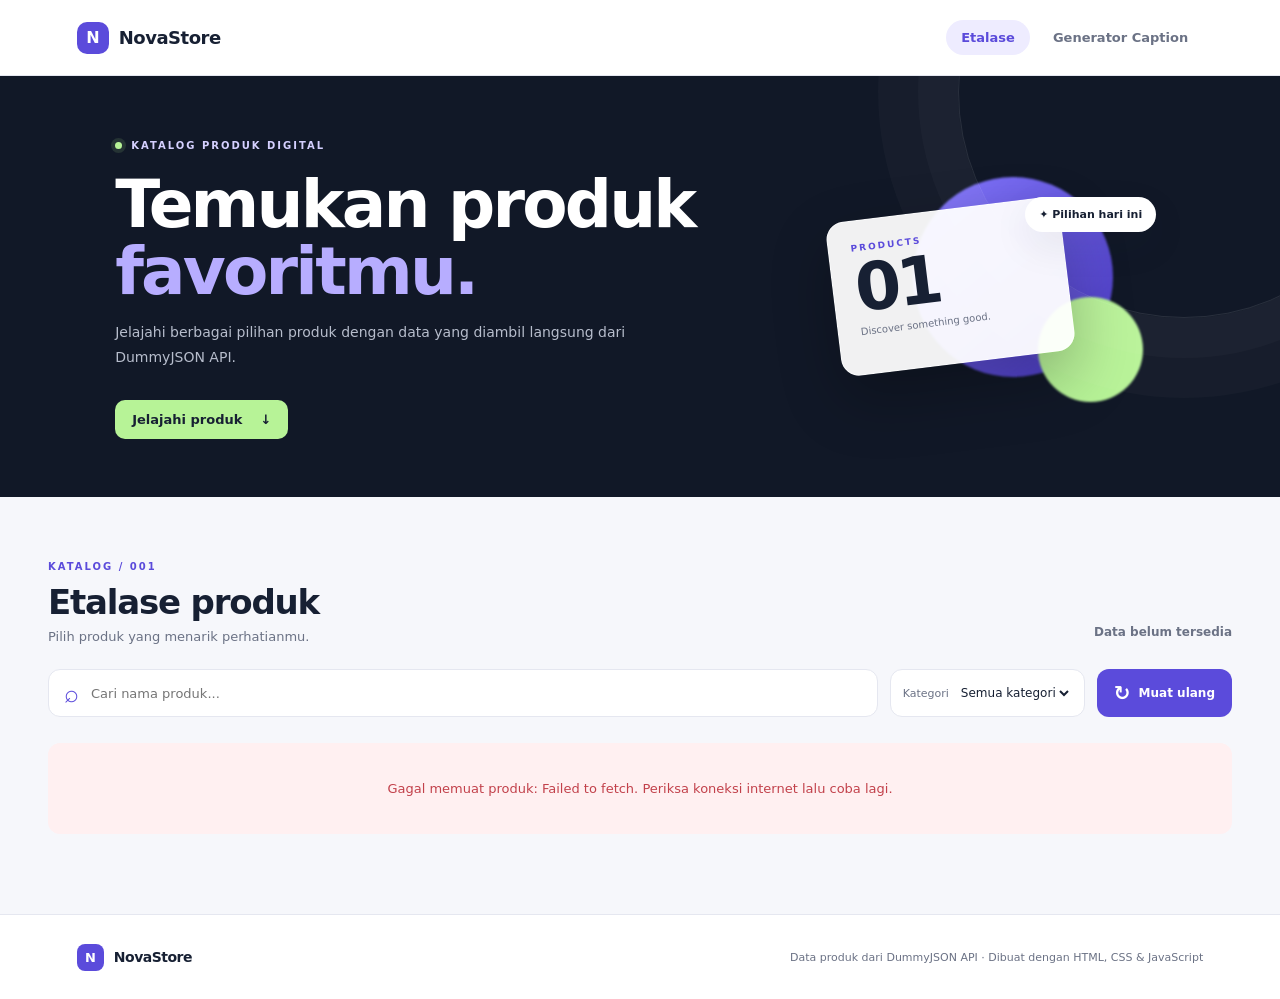
<file: index.html>
<!DOCTYPE html>
<html lang="id">
<head>
  <meta charset="UTF-8">
  <meta name="viewport" content="width=device-width, initial-scale=1.0">
  <meta name="theme-color" content="#111827">
  <title>NovaStore — Etalase Produk</title>
  <link rel="stylesheet" href="public/css/index.css">
</head>
<body>
  <nav class="navbar">
    <a class="brand" href="index.html"><span class="brand-mark">N</span> NovaStore</a>
    <div class="nav-links">
      <a href="index.html" aria-current="page">Etalase</a>
      <a href="form.html">Generator Caption</a>
    </div>
  </nav>

  <header class="hero">
    <div class="hero-content">
      <span class="eyebrow"><span class="live-dot"></span> KATALOG PRODUK DIGITAL</span>
      <h1>Temukan produk<br><span>favoritmu.</span></h1>
      <p>Jelajahi berbagai pilihan produk dengan data yang diambil langsung dari DummyJSON API.</p>
      <a class="hero-link" href="#etalase">Jelajahi produk <span aria-hidden="true">↓</span></a>
    </div>
    <div class="hero-art" aria-hidden="true">
      <div class="orb orb-one"></div>
      <div class="orb orb-two"></div>
      <div class="hero-card">
        <span>PRODUCTS</span>
        <strong>01</strong>
        <small>Discover something good.</small>
      </div>
      <div class="floating-chip">✦ Pilihan hari ini</div>
    </div>
  </header>

  <main id="etalase" class="page-main">
    <section class="section-heading">
      <div>
        <span class="section-kicker">KATALOG / 001</span>
        <h2>Etalase produk</h2>
        <p>Pilih produk yang menarik perhatianmu.</p>
      </div>
      <div class="result-count" id="resultCount">Memuat produk...</div>
    </section>

    <section class="toolbar" aria-label="Pencarian dan filter produk">
      <label class="search-box">
        <span aria-hidden="true">⌕</span>
        <input type="search" id="searchInput"
          placeholder="Cari nama produk..."
          aria-label="Cari nama produk">
      </label>

      <label class="select-box">
        <span>Kategori</span>
        <select id="categorySelect" aria-label="Filter kategori">
          <option value="">Semua kategori</option>
        </select>
      </label>

      <button type="button" id="reloadButton" class="reload-button">
        <span class="reload-icon" aria-hidden="true">↻</span>
        Muat ulang
      </button>
    </section>

    <div id="status" class="status" role="status" aria-live="polite">
      Menyiapkan katalog produk...
    </div>

    <section class="grid" id="productGrid" aria-label="Daftar produk"></section>
  </main>

  <footer>
    <a class="brand footer-brand" href="index.html">
      <span class="brand-mark">N</span> NovaStore
    </a>
    <span>Data produk dari DummyJSON API · Dibuat dengan HTML, CSS & JavaScript</span>
  </footer>

  <script src="public/js/index.js"></script>
</body>
</html>
</file>
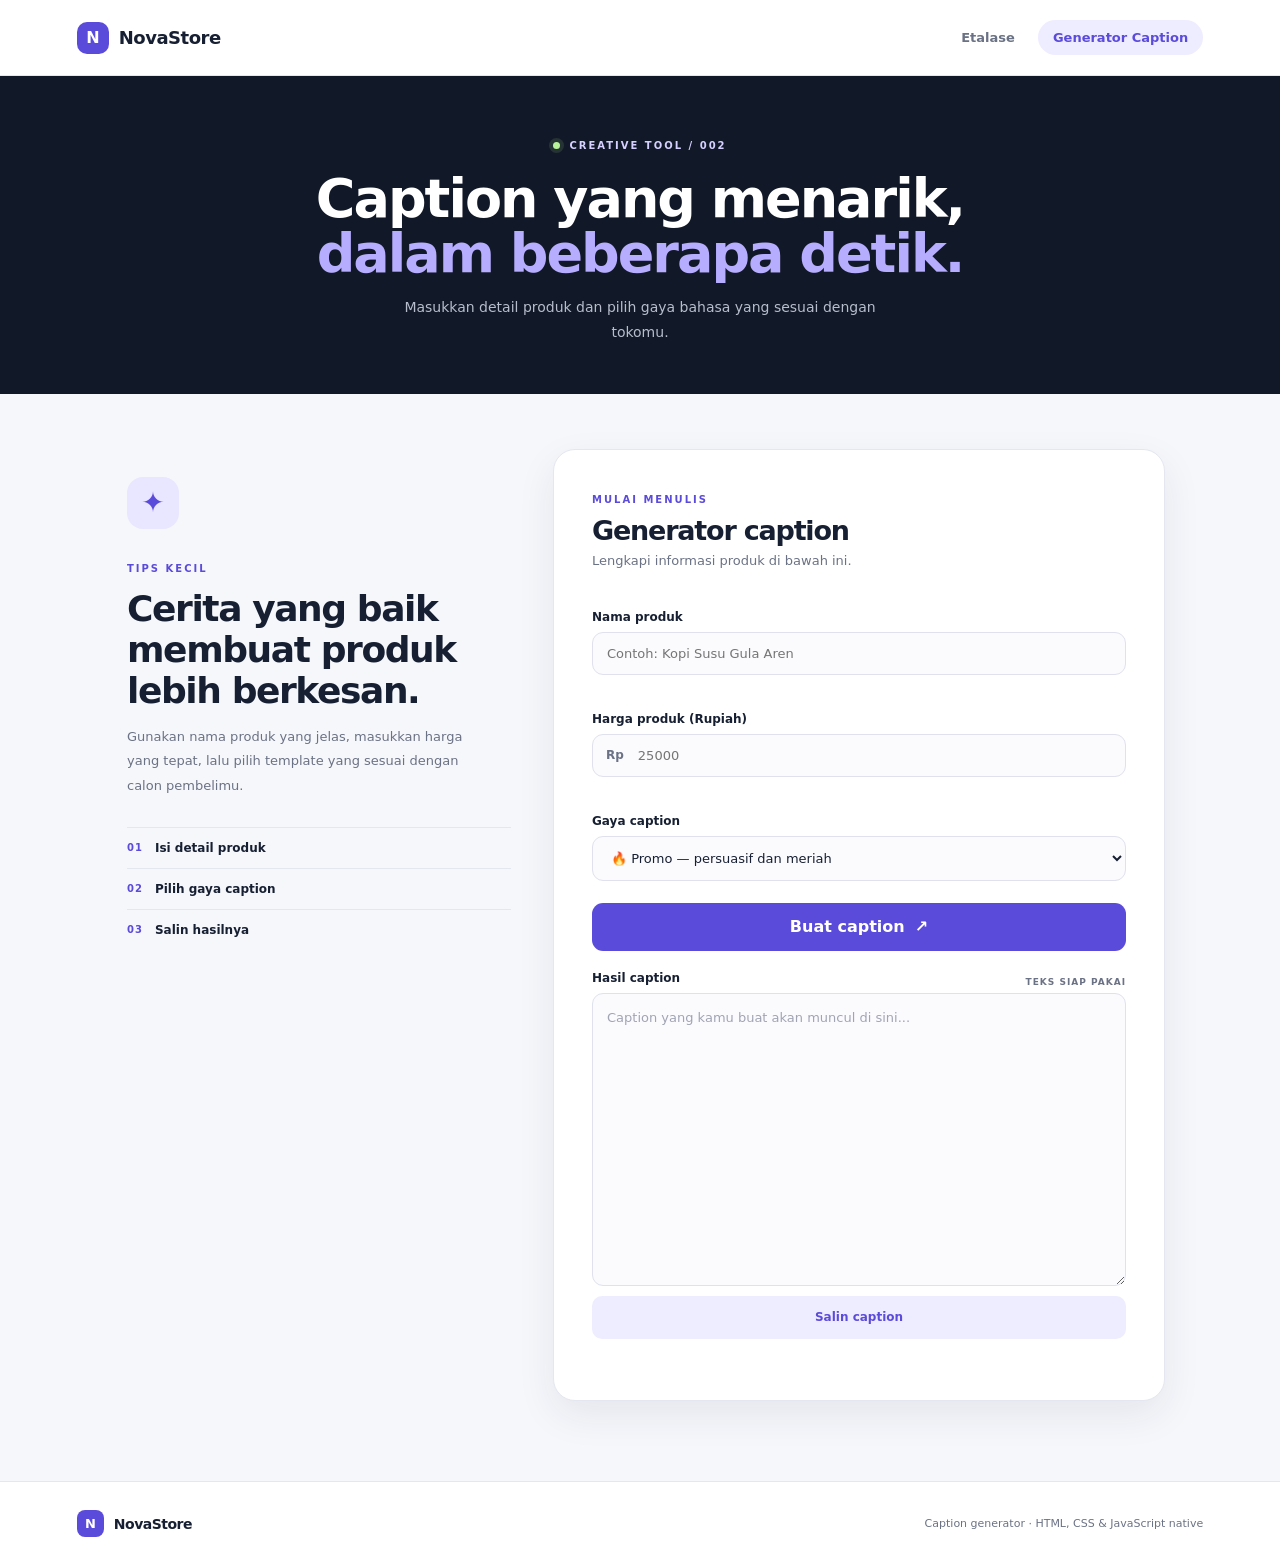
<file: form.html>
<!DOCTYPE html>
<html lang="id">
<head>
  <meta charset="UTF-8">
  <meta name="viewport" content="width=device-width, initial-scale=1.0">
  <meta name="theme-color" content="#111827">
  <title>Generator Caption — NovaStore</title>
  <link rel="stylesheet" href="public/css/index.css">
  <link rel="stylesheet" href="public/css/form.css">
</head>
<body>
  <nav class="navbar">
    <a class="brand" href="index.html"><span class="brand-mark">N</span> NovaStore</a>
    <div class="nav-links">
      <a href="index.html">Etalase</a>
      <a href="form.html" aria-current="page">Generator Caption</a>
    </div>
  </nav>

  <header class="page-hero">
    <span class="eyebrow"><span class="live-dot"></span> CREATIVE TOOL / 002</span>
    <h1>Caption yang menarik,<br><span>dalam beberapa detik.</span></h1>
    <p>Masukkan detail produk dan pilih gaya bahasa yang sesuai dengan tokomu.</p>
  </header>

  <main class="form-layout">
    <aside class="form-aside">
      <div class="aside-icon">✦</div>
      <span class="section-kicker">TIPS KECIL</span>
      <h2>Cerita yang baik membuat produk lebih berkesan.</h2>
      <p>Gunakan nama produk yang jelas, masukkan harga yang tepat, lalu pilih template yang sesuai dengan calon pembelimu.</p>

      <div class="tip-line"><span>01</span> Isi detail produk</div>
      <div class="tip-line"><span>02</span> Pilih gaya caption</div>
      <div class="tip-line"><span>03</span> Salin hasilnya</div>
    </aside>

    <form id="form" class="caption-form" novalidate>
      <div class="form-title">
        <span class="section-kicker">MULAI MENULIS</span>
        <h2>Generator caption</h2>
        <p>Lengkapi informasi produk di bawah ini.</p>
      </div>

      <label for="nama">Nama produk</label>
      <input type="text" id="nama"
        placeholder="Contoh: Kopi Susu Gula Aren"
        aria-describedby="nama-error">
      <small class="error" id="nama-error" aria-live="polite"></small>

      <label for="harga">Harga produk (Rupiah)</label>
      <div class="price-input">
        <span>Rp</span>
        <input type="number" id="harga" placeholder="25000"
          min="1000" aria-describedby="harga-error">
      </div>
      <small class="error" id="harga-error" aria-live="polite"></small>

      <label for="template">Gaya caption</label>
      <select id="template">
        <option value="promo">🔥 Promo — persuasif dan meriah</option>
        <option value="santai">✨ Santai — akrab dan kasual</option>
        <option value="formal">✦ Formal — profesional</option>
      </select>

      <button type="submit" class="generate-button">
        Buat caption <span aria-hidden="true">↗</span>
      </button>

      <div class="output-heading">
        <label for="caption">Hasil caption</label>
        <span>TEKS SIAP PAKAI</span>
      </div>

      <textarea id="caption" rows="12" readonly
        placeholder="Caption yang kamu buat akan muncul di sini..."></textarea>

      <button type="button" id="copyButton" class="copy-button">
        Salin caption
      </button>

      <p id="copyStatus" class="copy-status" aria-live="polite"></p>
    </form>
  </main>

  <footer>
    <a class="brand footer-brand" href="index.html">
      <span class="brand-mark">N</span> NovaStore
    </a>
    <span>Caption generator · HTML, CSS & JavaScript native</span>
  </footer>

  <script src="public/js/form.js"></script>
</body>
</html>
</file>
<file: public/css/index.css>
:root {
  --bg: #f6f7fb;
  --surface: #ffffff;
  --ink: #172033;
  --muted: #6b7285;
  --line: #e5e7f0;
  --primary: #5b4bdb;
  --primary-dark: #4434bd;
  --accent: #b7f397;
  --navy: #111827;
  --radius: 20px;
  --shadow: 0 14px 38px rgba(28, 35, 67, .08);
}

* {
  box-sizing: border-box;
}

html {
  scroll-behavior: smooth;
}

body {
  margin: 0;
  background: var(--bg);
  color: var(--ink);
  font-family: Inter, ui-sans-serif, system-ui, -apple-system,
    "Segoe UI", sans-serif;
}

a {
  color: inherit;
}

.navbar {
  min-height: 76px;
  padding: 0 clamp(20px, 6vw, 90px);
  display: flex;
  align-items: center;
  justify-content: space-between;
  gap: 20px;
  background: rgba(255, 255, 255, .92);
  border-bottom: 1px solid var(--line);
  position: sticky;
  top: 0;
  z-index: 10;
  backdrop-filter: blur(14px);
}

.brand {
  display: inline-flex;
  align-items: center;
  gap: 10px;
  text-decoration: none;
  font-weight: 800;
  letter-spacing: -.5px;
  font-size: 18px;
}

.brand-mark {
  width: 32px;
  height: 32px;
  display: inline-grid;
  place-items: center;
  border-radius: 10px;
  background: var(--primary);
  color: white;
  font-size: 16px;
}

.nav-links {
  display: flex;
  align-items: center;
  gap: 8px;
}

.nav-links a {
  text-decoration: none;
  color: var(--muted);
  padding: 10px 15px;
  border-radius: 999px;
  font-size: 13px;
  font-weight: 650;
  transition: background .2s, color .2s;
}

.nav-links a:hover,
.nav-links a[aria-current="page"] {
  background: #eeecff;
  color: var(--primary);
}

/* Hero halaman etalase */
.hero {
  min-height: 370px;
  padding: 58px clamp(24px, 9vw, 130px);
  background: var(--navy);
  color: white;
  display: grid;
  grid-template-columns: 1.15fr .85fr;
  align-items: center;
  gap: 40px;
  overflow: hidden;
  position: relative;
}

.hero::after {
  content: "";
  position: absolute;
  width: 450px;
  height: 450px;
  border: 1px solid rgba(255, 255, 255, .1);
  border-radius: 50%;
  right: -130px;
  top: -210px;
  box-shadow:
    0 0 0 40px rgba(255, 255, 255, .025),
    0 0 0 80px rgba(255, 255, 255, .025);
}

.eyebrow,
.section-kicker {
  font-size: 10px;
  letter-spacing: 2px;
  font-weight: 800;
  text-transform: uppercase;
}

.eyebrow {
  color: #d5d0ff;
  display: inline-flex;
  align-items: center;
  gap: 9px;
}

.live-dot {
  display: inline-block;
  width: 7px;
  height: 7px;
  border-radius: 50%;
  background: var(--accent);
  box-shadow: 0 0 0 4px rgba(183, 243, 151, .12);
}

.hero h1,
.page-hero h1 {
  margin: 18px 0 14px;
  font-size: clamp(38px, 5.5vw, 66px);
  line-height: 1.02;
  letter-spacing: -2.8px;
}

.hero h1 span,
.page-hero h1 span {
  color: #b7adff;
}

.hero p,
.page-hero p {
  max-width: 520px;
  color: #b7bdcc;
  line-height: 1.8;
  font-size: 14px;
}

.hero-link {
  margin-top: 16px;
  display: inline-flex;
  align-items: center;
  gap: 18px;
  text-decoration: none;
  background: var(--accent);
  color: #172033;
  padding: 12px 17px;
  border-radius: 10px;
  font-size: 13px;
  font-weight: 800;
  transition: transform .2s;
}

.hero-link:hover {
  transform: translateY(-3px);
}

/* Ilustrasi dekoratif */
.hero-art {
  height: 230px;
  position: relative;
  display: grid;
  place-items: center;
}

.orb {
  position: absolute;
  border-radius: 50%;
  filter: blur(1px);
}

.orb-one {
  width: 200px;
  height: 200px;
  background: linear-gradient(140deg, #8478ff, #4535bb);
  right: 12%;
  top: 5px;
}

.orb-two {
  width: 105px;
  height: 105px;
  background: var(--accent);
  right: 5%;
  bottom: 0;
}

.hero-card {
  z-index: 1;
  width: 235px;
  min-height: 155px;
  padding: 22px;
  background: rgba(255, 255, 255, .94);
  color: var(--ink);
  border: 1px solid rgba(255, 255, 255, .6);
  border-radius: 18px;
  box-shadow: 0 25px 60px rgba(0, 0, 0, .25);
  transform: rotate(-7deg);
  display: flex;
  flex-direction: column;
}

.hero-card span {
  font-size: 9px;
  letter-spacing: 2px;
  color: var(--primary);
  font-weight: 800;
}

.hero-card strong {
  font-size: 66px;
  line-height: 1.1;
  letter-spacing: -4px;
}

.hero-card small {
  color: var(--muted);
  font-size: 10px;
}

.floating-chip {
  z-index: 2;
  position: absolute;
  right: 2%;
  top: 25px;
  padding: 11px 14px;
  border-radius: 999px;
  background: white;
  color: var(--ink);
  font-size: 11px;
  font-weight: 750;
  box-shadow: var(--shadow);
}

/* Bagian katalog */
.page-main {
  max-width: 1240px;
  margin: 0 auto;
  padding: 58px 28px 80px;
}

.section-heading {
  display: flex;
  align-items: end;
  justify-content: space-between;
  gap: 20px;
  margin-bottom: 25px;
}

.section-kicker {
  color: var(--primary);
}

.section-heading h2,
.form-title h2 {
  margin: 8px 0 7px;
  font-size: clamp(26px, 3vw, 34px);
  letter-spacing: -1.2px;
}

.section-heading p,
.form-title p {
  margin: 0;
  color: var(--muted);
  font-size: 13px;
}

.result-count {
  font-size: 12px;
  font-weight: 700;
  color: var(--muted);
  padding-bottom: 5px;
}

/* Pencarian dan kategori */
.toolbar {
  display: flex;
  gap: 12px;
  align-items: center;
  margin-bottom: 26px;
}

.search-box,
.select-box {
  display: flex;
  align-items: center;
  background: var(--surface);
  border: 1px solid var(--line);
  border-radius: 12px;
  min-height: 48px;
}

.search-box {
  flex: 1;
  gap: 10px;
  padding: 0 15px;
}

.search-box > span {
  font-size: 25px;
  color: var(--primary);
}

.search-box input {
  border: 0;
  outline: 0;
  width: 100%;
  background: transparent;
  color: var(--ink);
  font: inherit;
  font-size: 13px;
}

.select-box {
  padding: 0 12px;
  gap: 8px;
}

.select-box span {
  color: var(--muted);
  font-size: 11px;
}

.select-box select {
  border: 0;
  outline: 0;
  background: transparent;
  color: var(--ink);
  padding: 10px 0;
  font: inherit;
  font-size: 12px;
  max-width: 170px;
}

/* Tombol muat ulang */
.reload-button,
.generate-button,
.copy-button {
  border: 0;
  cursor: pointer;
  font: inherit;
  font-weight: 750;
  transition: transform .2s, background .2s;
}

.reload-button {
  min-height: 48px;
  border-radius: 12px;
  padding: 0 17px;
  background: var(--primary);
  color: white;
  font-size: 12px;
  display: flex;
  align-items: center;
  gap: 8px;
}

.reload-button:hover,
.generate-button:hover {
  background: var(--primary-dark);
  transform: translateY(-2px);
}

.reload-button:disabled {
  opacity: .7;
  cursor: wait;
}

.reload-icon {
  font-size: 20px;
  line-height: 1;
}

.reload-button.is-loading .reload-icon {
  animation: spin .8s linear infinite;
}

/* Status pemuatan API */
.status {
  text-align: center;
  padding: 38px 16px;
  color: var(--muted);
  font-size: 13px;
}

.status.error {
  color: #c2414b;
  background: #fff0f1;
  border-radius: 12px;
}

/* Grid dan kartu produk */
.grid {
  display: grid;
  grid-template-columns: repeat(4, minmax(0, 1fr));
  gap: 20px;
}

.card {
  min-width: 0;
  position: relative;
  overflow: hidden;
  display: flex;
  flex-direction: column;
  background: var(--surface);
  border: 1px solid var(--line);
  border-radius: 17px;
  box-shadow: 0 4px 15px rgba(28, 35, 67, .025);
  transition: transform .25s, box-shadow .25s, border-color .25s;
  animation: cardEnter .5s both;
}

.card:hover {
  transform: translateY(-6px);
  box-shadow: var(--shadow);
  border-color: #c9c2ff;
}

.thumb-wrap {
  height: 220px;
  display: grid;
  place-items: center;
  padding: 18px;
  background: linear-gradient(145deg, #f8f8ff, #f0efff);
  overflow: hidden;
}

.card img {
  width: 100%;
  height: 100%;
  object-fit: contain;
  display: block;
  transition: transform .45s ease, opacity .3s;
}

.card:hover img {
  transform: scale(1.06);
}

.card img.image-loading {
  opacity: 0;
}

.stock-badge {
  position: absolute;
  top: 12px;
  left: 12px;
  z-index: 1;
  border-radius: 999px;
  padding: 6px 9px;
  background: #e9f9e4;
  color: #2b772f;
  font-size: 9px;
  font-weight: 800;
}

.stock-badge.low {
  background: #fff0d8;
  color: #a85c08;
}

.card .body {
  display: flex;
  flex-direction: column;
  flex: 1;
  padding: 16px;
}

.card .category {
  color: var(--primary);
  text-transform: uppercase;
  letter-spacing: 1.4px;
  font-size: 9px;
  font-weight: 850;
  margin-bottom: 8px;
}

.card h3 {
  font-size: 15px;
  line-height: 1.4;
  margin: 0 0 7px;
  letter-spacing: -.25px;
}

.card .meta {
  color: var(--muted);
  font-size: 11px;
  margin-bottom: 16px;
}

.footer-row {
  margin-top: auto;
  padding-top: 13px;
  border-top: 1px solid var(--line);
  display: flex;
  justify-content: space-between;
  align-items: start;
  gap: 8px;
}

.price-tag {
  font-size: 16px;
  font-weight: 850;
  letter-spacing: -.4px;
}

.price-tag .discount {
  display: block;
  color: #c04466;
  font-size: 10px;
  font-weight: 650;
  letter-spacing: 0;
  margin-top: 4px;
}

.rating {
  white-space: nowrap;
  background: #fff7dc;
  color: #8a6413;
  border-radius: 7px;
  padding: 5px 7px;
  font-size: 11px;
  font-weight: 800;
}

.empty-state {
  grid-column: 1 / -1;
  text-align: center;
  padding: 45px 20px;
  color: var(--muted);
  background: white;
  border: 1px dashed #cfd2e0;
  border-radius: 16px;
}

/* Footer */
footer {
  min-height: 85px;
  padding: 22px clamp(20px, 6vw, 90px);
  background: white;
  border-top: 1px solid var(--line);
  display: flex;
  align-items: center;
  justify-content: space-between;
  gap: 20px;
}

.footer-brand {
  font-size: 14px;
}

.footer-brand .brand-mark {
  width: 27px;
  height: 27px;
  border-radius: 8px;
  font-size: 13px;
}

footer > span {
  color: var(--muted);
  font-size: 11px;
  text-align: right;
}

/* Hero halaman caption */
.page-hero {
  padding: 58px 24px 48px;
  text-align: center;
  background: var(--navy);
  color: white;
}

.page-hero h1 {
  font-size: clamp(34px, 5vw, 54px);
  letter-spacing: -2px;
}

.page-hero p {
  margin: 0 auto;
}

/* Animasi */
@keyframes spin {
  to {
    transform: rotate(360deg);
  }
}

@keyframes cardEnter {
  from {
    opacity: 0;
    transform: translateY(16px) scale(.985);
  }
  to {
    opacity: 1;
    transform: translateY(0) scale(1);
  }
}

/* Tablet */
@media (max-width: 1000px) {
  .grid {
    grid-template-columns: repeat(3, minmax(0, 1fr));
  }

  .hero {
    padding-inline: 6vw;
  }
}

/* Ponsel */
@media (max-width: 720px) {
  .navbar {
    padding-inline: 18px;
    min-height: 68px;
  }

  .brand {
    font-size: 15px;
  }

  .nav-links {
    gap: 0;
  }

  .nav-links a {
    padding: 9px 10px;
    font-size: 11px;
  }

  .hero {
    grid-template-columns: 1fr;
    padding: 45px 24px 30px;
  }

  .hero-art {
    height: 175px;
  }

  .hero h1 {
    letter-spacing: -1.8px;
  }

  .page-main {
    padding: 42px 18px 55px;
  }

  .toolbar {
    flex-wrap: wrap;
  }

  .search-box {
    flex-basis: 100%;
  }

  .select-box {
    flex: 1;
    justify-content: space-between;
  }

  .reload-button {
    justify-content: center;
  }

  .grid {
    grid-template-columns: repeat(2, minmax(0, 1fr));
    gap: 13px;
  }

  .thumb-wrap {
    height: 175px;
    padding: 12px;
  }

  .card .body {
    padding: 13px;
  }

  .card h3 {
    font-size: 13px;
  }

  .price-tag {
    font-size: 14px;
  }

  footer {
    align-items: flex-start;
    flex-direction: column;
  }

  footer > span {
    text-align: left;
  }
}

@media (max-width: 420px) {
  .navbar {
    align-items: flex-start;
    flex-direction: column;
    padding-block: 12px;
    gap: 8px;
  }

  .nav-links {
    width: 100%;
  }

  .nav-links a {
    flex: 1;
    text-align: center;
  }

  .grid {
    grid-template-columns: 1fr;
  }

  .thumb-wrap {
    height: 230px;
  }

  .section-heading {
    align-items: flex-start;
    flex-direction: column;
    gap: 10px;
  }
}

/* Hormati pengaturan pengurangan animasi pengguna */
@media (prefers-reduced-motion: reduce) {
  *,
  *::before,
  *::after {
    scroll-behavior: auto !important;
    animation-duration: .01ms !important;
    transition-duration: .01ms !important;
  }
}
</file>
<file: public/css/form.css>
.form-layout {
  max-width: 1100px;
  margin: 0 auto;
  padding: 55px 25px 80px;
  display: grid;
  grid-template-columns: .8fr 1.2fr;
  align-items: start;
  gap: 30px;
}

.form-aside {
  padding: 28px 12px;
}

.aside-icon {
  display: grid;
  place-items: center;
  width: 52px;
  height: 52px;
  border-radius: 16px;
  background: #e9e6ff;
  color: var(--primary);
  font-size: 28px;
  margin-bottom: 28px;
}

.form-aside h2 {
  max-width: 350px;
  font-size: clamp(25px, 3vw, 36px);
  line-height: 1.15;
  letter-spacing: -1.4px;
  margin: 12px 0;
}

.form-aside p {
  max-width: 360px;
  color: var(--muted);
  font-size: 13px;
  line-height: 1.9;
  margin-bottom: 28px;
}

.tip-line {
  display: flex;
  gap: 12px;
  align-items: center;
  padding: 13px 0;
  border-top: 1px solid var(--line);
  font-size: 12px;
  font-weight: 700;
}

.tip-line span {
  color: var(--primary);
  font-size: 10px;
  letter-spacing: 1px;
}

.caption-form {
  background: white;
  border: 1px solid var(--line);
  border-radius: 22px;
  padding: clamp(22px, 4vw, 38px);
  box-shadow: var(--shadow);
  display: flex;
  flex-direction: column;
}

.form-title {
  margin-bottom: 25px;
}

.form-title h2 {
  font-size: 27px;
}

.caption-form label {
  margin: 17px 0 8px;
  color: var(--ink);
  font-size: 12px;
  font-weight: 800;
}

.caption-form input,
.caption-form select,
.caption-form textarea {
  width: 100%;
  border: 1px solid #dfe2ed;
  border-radius: 11px;
  padding: 13px 14px;
  color: var(--ink);
  background: #fbfbfe;
  outline: none;
  font: inherit;
  font-size: 13px;
  transition: border-color .2s, box-shadow .2s, background .2s;
}

.caption-form input:focus,
.caption-form select:focus,
.caption-form textarea:focus {
  border-color: var(--primary);
  box-shadow: 0 0 0 3px rgba(91, 75, 219, .11);
  background: white;
}

.caption-form input[aria-invalid="true"] {
  border-color: #d84d5b;
  background: #fff7f7;
}

.price-input {
  display: flex;
  align-items: center;
  background: #fbfbfe;
  border: 1px solid #dfe2ed;
  border-radius: 11px;
  padding-left: 13px;
}

.price-input:focus-within {
  border-color: var(--primary);
  box-shadow: 0 0 0 3px rgba(91, 75, 219, .11);
  background: white;
}

.price-input span {
  color: var(--muted);
  font-size: 12px;
  font-weight: 800;
}

.price-input input {
  border: 0;
  background: transparent;
  box-shadow: none !important;
}

.error {
  min-height: 15px;
  color: #c2414b;
  font-size: 11px;
  margin-top: 5px;
}

.generate-button {
  margin-top: 22px;
  min-height: 48px;
  border-radius: 11px;
  background: var(--primary);
  color: white;
  display: flex;
  align-items: center;
  justify-content: center;
  gap: 10px;
}

.output-heading {
  display: flex;
  align-items: center;
  justify-content: space-between;
  gap: 10px;
  margin-top: 20px;
}

.output-heading label {
  margin: 0 0 8px;
}

.output-heading span {
  color: var(--muted);
  font-size: 9px;
  letter-spacing: 1px;
  font-weight: 800;
}

.caption-form textarea {
  resize: vertical;
  min-height: 220px;
  line-height: 1.7;
  white-space: pre-wrap;
}

.caption-form textarea::placeholder {
  color: #a0a4b3;
}

.copy-button {
  margin-top: 10px;
  min-height: 43px;
  border-radius: 10px;
  background: #eeecff;
  color: var(--primary);
  font-size: 12px;
}

.copy-button:hover {
  background: #e1ddff;
}

.copy-status {
  min-height: 15px;
  margin: 8px 0 0;
  color: #2d843d;
  font-size: 11px;
}

@media (max-width: 760px) {
  .form-layout {
    grid-template-columns: 1fr;
    padding: 35px 18px 55px;
    gap: 15px;
  }

  .form-aside {
    padding: 10px 4px 15px;
  }

  .form-aside h2 {
    max-width: 500px;
  }

  .form-aside p {
    max-width: 550px;
    margin-bottom: 15px;
  }

  .tip-line {
    display: inline-flex;
    margin-right: 10px;
    border: 0;
  }
}
</file>
